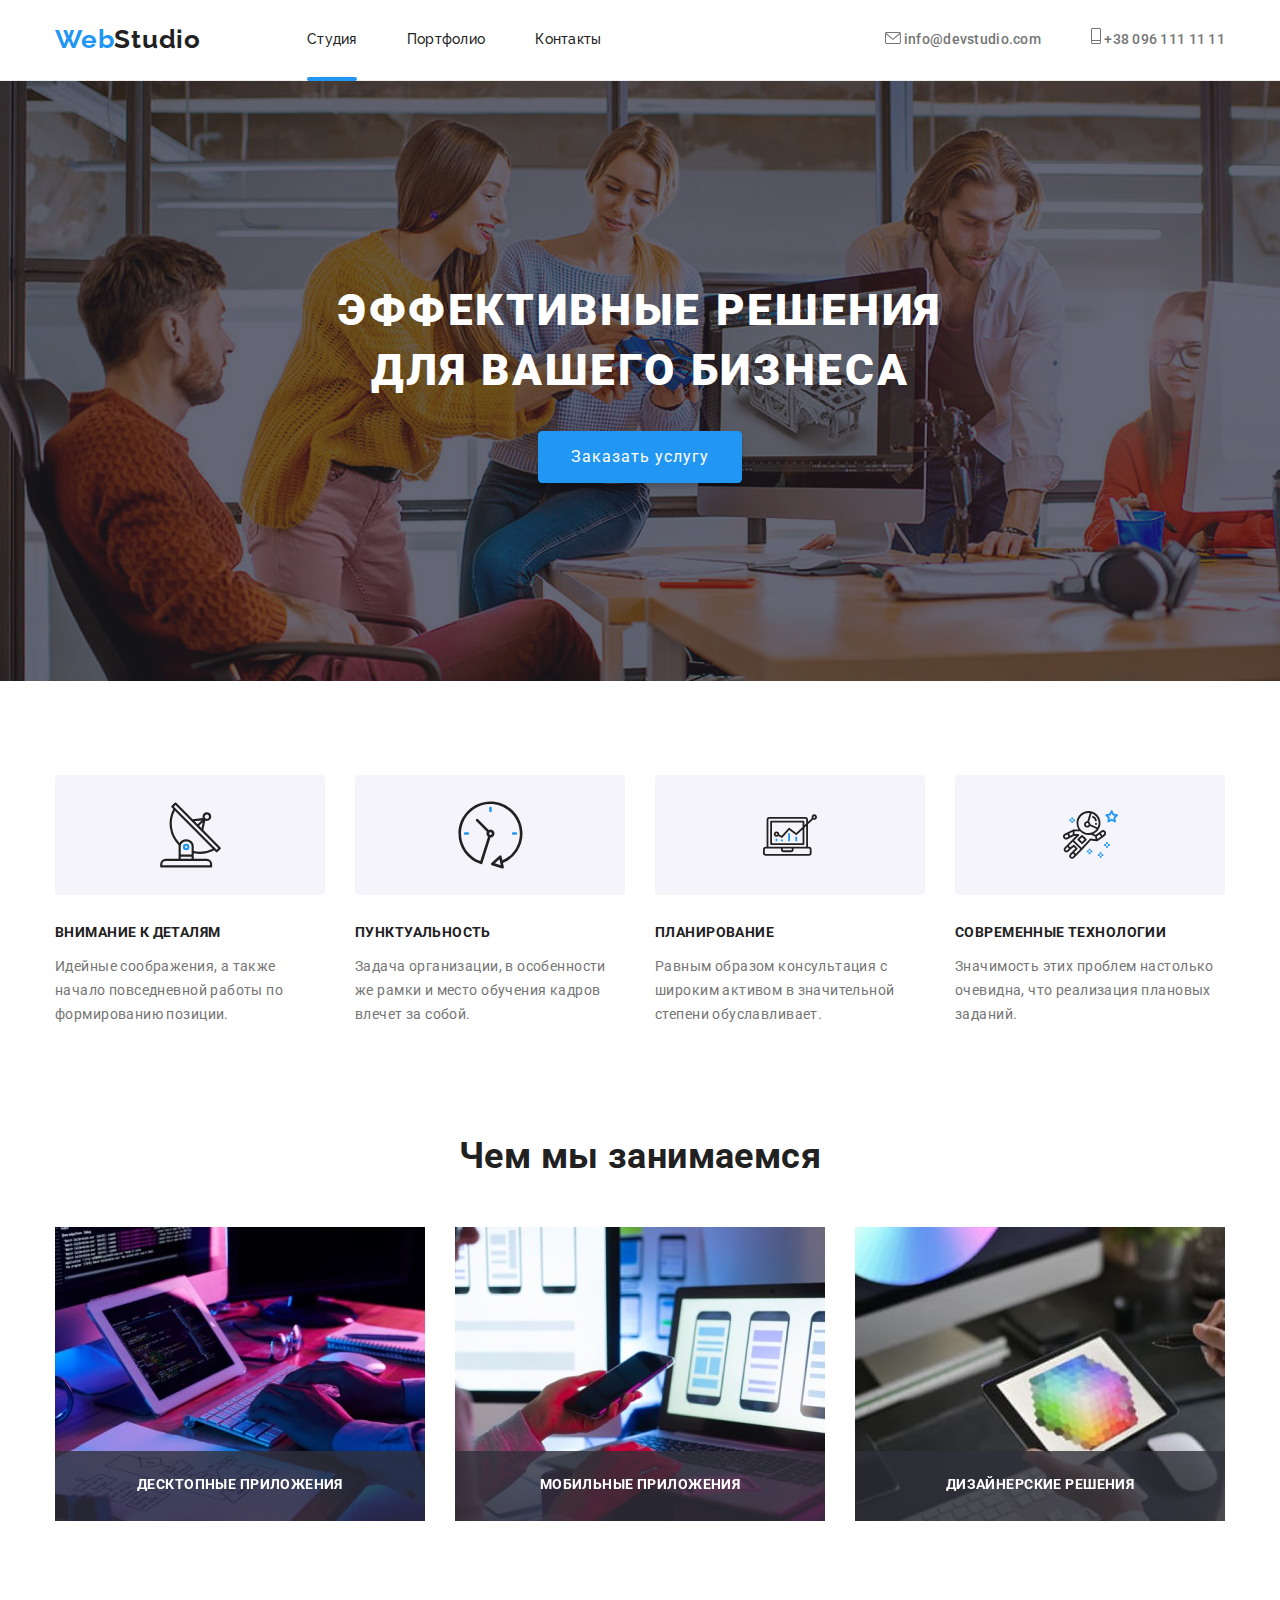
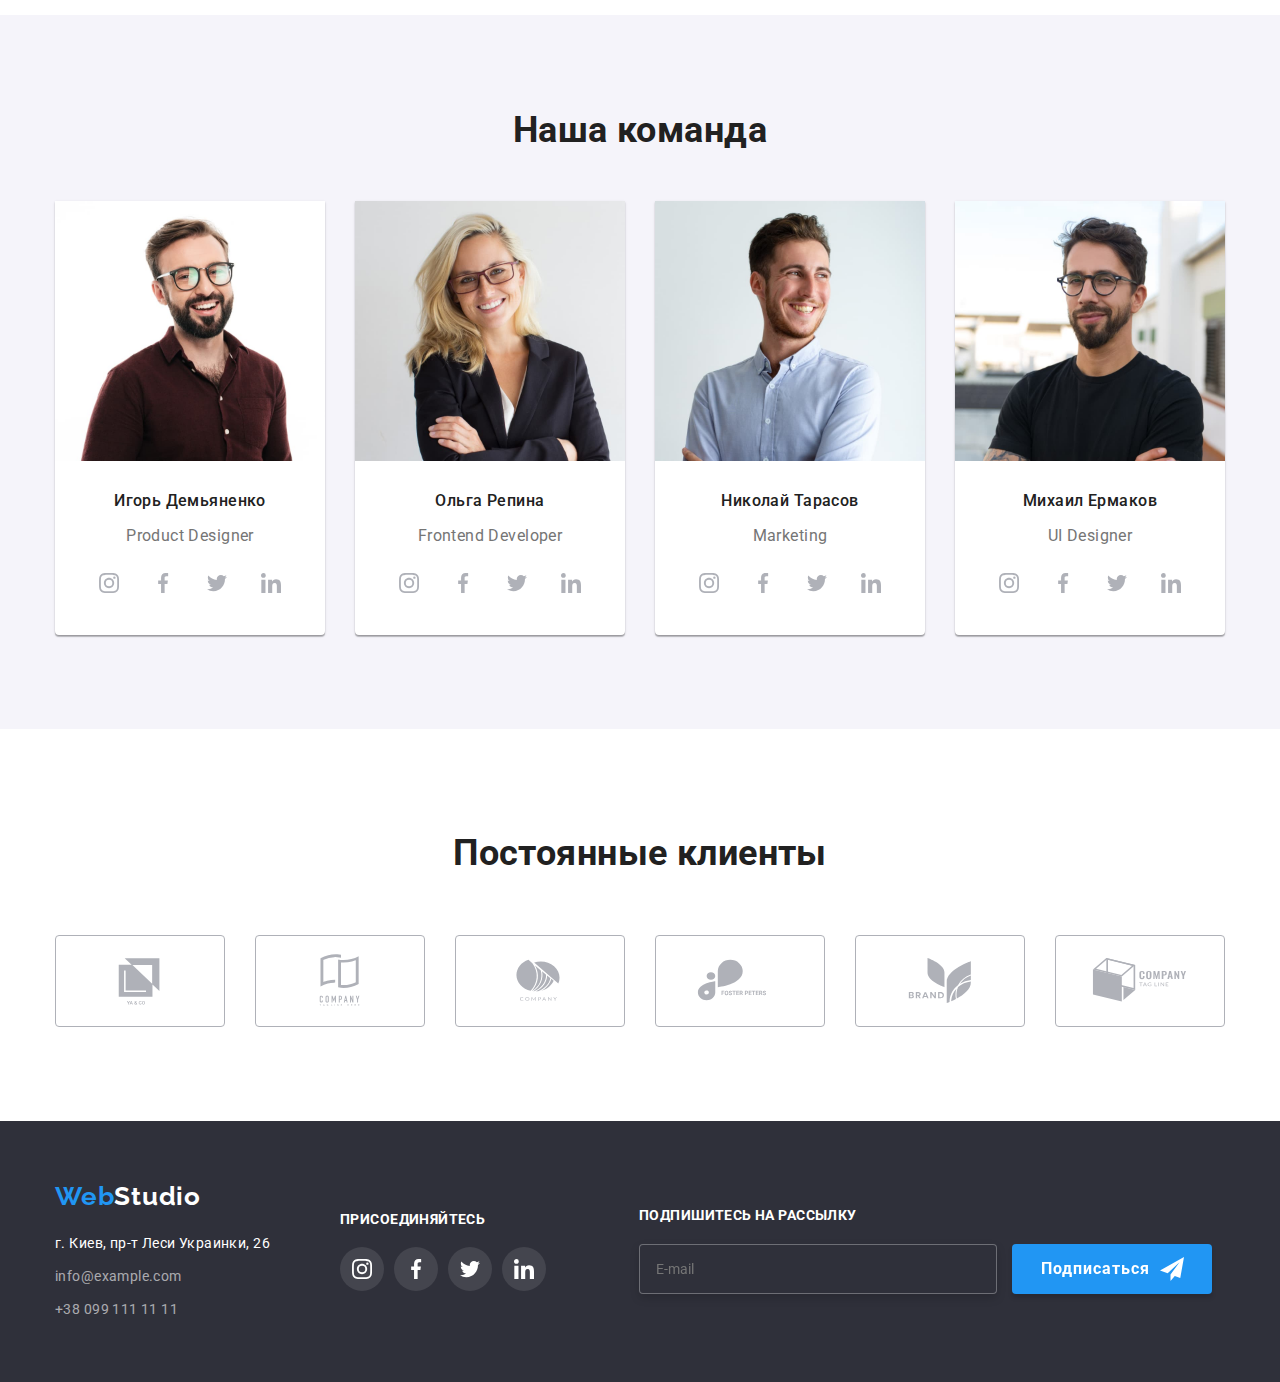
<file: index.html>
<!DOCTYPE html>
<html lang="ru">
  <head>
    <meta charset="UTF-8" />
    <meta http-equiv="X-UA-Compatible" content="IE=edge" />
    <meta name="viewport" content="width=device-width, initial-scale=1.0" />
    <title>Студия</title>
    <link rel="preconnect" href="//fonts.gstatic.com" />
    <link
      href="https://fonts.googleapis.com/css2?family=Raleway:wght@700&family=Roboto:wght@400;500;700;900&display=swap"
      rel="stylesheet"
    />
    <link
      rel="stylesheet"
      href="https://cdnjs.cloudflare.com/ajax/libs/modern-normalize/1.0.0/modern-normalize.min.css"
    />
    <link rel="stylesheet" href="./css/styles.css" />
  </head>
  <body>
    <header class="page-header">
      <div class="container">
      <nav class="nav">
        <a class="logo" href="index.html"><span class="logo-blue">Web</span><span class="logo">Studio</span></a>
        <ul class="menu list">
          <li class="menu-item"><a class="menu link" href="./index.html">Студия</a></li>
          <li class="menu-item"><a class="link" href="./portfolio.html">Портфолио</a></li>
          <li class="nenu-item"><a class="link" href="#contacts">Контакты</a></li>
        </ul>
      </nav>
      <ul class="list-contacts">
        <li class="list-contacts-item">
          <a class="link-contact" href="mailto:info@devstudio.com">
          <svg class="contacts-icon-svg" width="16" height="12">
            <use href="./images/sprite.svg#icon-envelope"></use>
          </svg> 
          info@devstudio.com
        </a>
      </li>
        <li class="list-contacts-item"><a class="link-contact" href="tel:+380961111111">
          <svg class="contacts-icon-svg" width="10" height="16">
            <use href="./images/sprite.svg#icon-smartphone"></use>
          </svg> 
          +38 096 111 11 11
        </a>
      </li>
      </ul>
    </div>
    </header>
    <main>
      <section class="page-section">
        <div class="overlay">
        <div class="container">  
        <h1 class="page-title">Эффективные решения для вашего бизнеса</h1>
        <button  class="button" type="button" data-modal-open>Заказать услугу</button>
      <div class="backdrop is-hidden" data-modal>
        <div class="modal">
          <button data-modal-close class="button-close">
             <svg class="modal-button-svg">
            <use href="./images/sprite.svg#icon-close" ></use>
          </svg> </button>
          <form class="signup-form">
            <h2 class="modal-title">Оставьте свои данные, мы вам перезвоним</h2>
           <div class="form-field">
            <label for="name" class="form-label">Имя</label>
            <svg class="modal-form-svg">
            <use href="./images/sprite.svg#icon-vector2"></use>
            </svg>
            <input type="text" class="form-input" name="name" id="name">
           </div>
            
            <div class="form-field">
              <label for="tel" class="form-label">Телефон</label>
              <svg class="modal-form-svg">
                <use href="./images/sprite.svg#icon-vector3"></use>
                </svg>
              <input type="tel" class="form-input" name="telephone" id="tel">
            </div>
            <div class="form-field">
              <label for="email" class="form-label">Почта</label>
              <svg class="modal-form-svg">
                <use href="./images/sprite.svg#icon-vector4"></use>
                </svg>
              <input type="email" class="form-input" name="email" id="email">
            </div>
            <div class="form-field-comment">
              <label for="comment" class="form-label">Комментарий</label>
              <textarea name="comment" class="form-textarea" id="comment" placeholder="Введите текст"></textarea>
            </div>
            <label class="agreement">
              <input type="checkbox" name="policy" class="policy-checkbox">
              <span class="icon-checkbox"></span>
              Соглашаюсь с рассылкой и принимаю 
             <a href="" class="agreement-link">Условия договора</a>
             </label>
            <button class="button-send" type="submit">Отправить</button>

          </form>
        </div>
      </div>
      </div> 
    </div>
      </section>
      <section class="feature-section">
        <div class="container">
        <h2 class="alt-title">Особенности</h2>
        <ul class="list feature-set">
          
          <li class="feature-item">
            <div class="feature-icon">
              <svg class="feature-icon-svg-antenna">
                <use href="./images/sprite.svg#icon-antenna"></use> 
              </svg>
            </div>
            <h3 class="sub-title">Внимание к деталям</h3>
            <p class="text-content">
              Идейные соображения, а также начало повседневной работы по
              формированию позиции.
            </p>
          
          </li>
          <li class="feature-item">
            <div class="feature-icon">
              <svg class="feature-icon-svg-clock">
                <use href="./images/sprite.svg#icon-clock"></use> 
              </svg>
            </div>
            <h3 class="sub-title">Пунктуальность</h3>
            <p class="text-content">
              Задача организации, в особенности же рамки и место обучения кадров
              влечет за собой.
            </p>
          </li>
          <li class="feature-item">
            <div class="feature-icon">
              <svg class="feature-icon-svg-diagram">
                <use href="./images/sprite.svg#icon-diagram"></use> 
              </svg>
            </div>
            <h3 class="sub-title">Планирование</h3>
            <p class="text-content">
              Равным образом консультация с широким активом в значительной
              степени обуславливает.
            </p>
          </li>
          <li class="feature-item">
            <div class="feature-icon">
              <svg class="feature-icon-svg-astronaut">
                <use href="./images/sprite.svg#icon-astronaut"></use> 
              </svg>
            </div>
            <h3 class="sub-title">Современные технологии</h3>
            <p class="text-content">
              Значимость этих проблем настолько очевидна, что реализация
              плановых заданий.
            </p>
          </li>
        </ul>
      </div>
      </section>
      <section class="about-section">
        <div class="container">
        <h2 class="about-section-title">Чем мы занимаемся</h2>
        <ul class="list about-set">
          <li class="about-item">
            <div class="thumb"> 
            <img
              src="./images/box1.jpg"
              alt="Изображение компьютера"
              width="370"
              height="294"
            />
            <p class="label">Десктопные приложения</p>
            </div>
          </li>
          <li class="about-item">
            <div class="thumb">
            <img
              src="./images/box2.jpg"
              alt="`Изображение телефонана фоне монитора"
              width="370"
              height="294"
            />
            <p class="label">Мобильные приложения</p>
            </div>
          </li>
          <li class="about-item">
            <div class="thumb">
            <img
              src="./images/box3.jpg"
              alt="Изображение планшета"
              width="370"
              height="294"
            />
            <p class="label">Дизайнерские решения</p>
          </div>
          </li>
        </ul>
      </div>
      </section> 
      <section class="team-section">
        <div class="container">
        <h2 class="team-title">Наша команда</h2>
        <ul class="list card-set team-list">
          <li class="item team-item">
            <img
              src="./images/img1.jpg"
              alt="Фото Игоря Демьяненко"
              width="270"
              height="260"
            />
            <div class="card-content">
            <h3 class="team-item-name">Игорь Демьяненко</h3>
            <p class="team-item-position" lang="en">Product Designer</p>
            <ul class="list social-icons">
              <li class="social-icons-items">
                <a  href="" class="social-icons-link" target="_blank" rel="noopener noreferrer"> 
                  <svg class="social-icons-svg">
                    <use href="./images/sprite.svg#icon-instagram">
                    </use>
                  </svg>
                </a>
              </li>
              <li class="social-icons-items">
                <a  href="" class="social-icons-link" target="_blank" rel="noopener noreferrer"> 
                  <svg class="social-icons-svg">
                    <use href="./images/sprite.svg#icon-facebook">
                    </use>
                  </svg>
                </a>
              </li>
              <li class="social-icons-items">
                <a  href="" class="social-icons-link" target="_blank" rel="noopener noreferrer"> 
                  <svg class="social-icons-svg">
                    <use href="./images/sprite.svg#icon-twitter">
                    </use>
                  </svg>
                </a>
              </li>
              <li class="social-icons-items">
                <a  href="" class="social-icons-link" target="_blank" rel="noopener noreferrer"> 
                  <svg class="social-icons-svg">
                    <use href="./images/sprite.svg#icon-linkedin">
                    </use>
                  </svg>
                </a>
              </li>
            </ul>
          </div>
          </li>
          <li class="item team-item">
            <img
              src="./images/img2.jpg"
              alt="Фото Ольги Репиной"
              width="270"
              height="260"
            />
            <div class="card-content">
              <h3 class="team-item-name">Ольга Репина</h3>
            <p class="team-item-position" lang="en">Frontend Developer</p>
            <ul class="list social-icons">
              <li class="social-icons-items">
                <a  href="" class="social-icons-link" target="_blank" rel="noopener noreferrer"> 
                  <svg class="social-icons-svg">
                    <use href="./images/sprite.svg#icon-instagram">
                    </use>
                  </svg>
                </a>
              </li>
              <li class="social-icons-items">
                <a  href="" class="social-icons-link" target="_blank" rel="noopener noreferrer"> 
                  <svg class="social-icons-svg">
                    <use href="./images/sprite.svg#icon-facebook">
                    </use>
                  </svg>
                </a>
              </li>
              <li class="social-icons-items">
                <a  href="" class="social-icons-link" target="_blank" rel="noopener noreferrer"> 
                  <svg class="social-icons-svg">
                    <use href="./images/sprite.svg#icon-twitter">
                    </use>
                  </svg>
                </a>
              </li>
              <li class="social-icons-items">
                <a  href="" class="social-icons-link" target="_blank" rel="noopener noreferrer"> 
                  <svg class="social-icons-svg">
                    <use href="./images/sprite.svg#icon-linkedin">
                    </use>
                  </svg>
                </a>
              </li>
            </ul>
          </div>
          </li>
          <li class="item team-item">
            <img
              src="./images/img3.jpg"
              alt="Фото Николая Тарасова"
              width="270"
              height="260"
            />
            <div class="card-content">
            <h3 class="team-item-name">Николай Тарасов</h3>
            <p class="team-item-position" lang="en">Marketing</p>
            <ul class="list social-icons">
              <li class="social-icons-items">
                <a  href="" class="social-icons-link" target="_blank" rel="noopener noreferrer"> 
                  <svg class="social-icons-svg">
                    <use href="./images/sprite.svg#icon-instagram">
                    </use>
                  </svg>
                </a>
              </li>
              <li class="social-icons-items">
                <a  href="" class="social-icons-link" target="_blank" rel="noopener noreferrer"> 
                  <svg class="social-icons-svg">
                    <use href="./images/sprite.svg#icon-facebook">
                    </use>
                  </svg>
                </a>
              </li>
              <li class="social-icons-items">
                <a  href="" class="social-icons-link" target="_blank" rel="noopener noreferrer"> 
                  <svg class="social-icons-svg">
                    <use href="./images/sprite.svg#icon-twitter">
                    </use>
                  </svg>
                </a>
              </li>
              <li class="social-icons-items">
                <a  href="" class="social-icons-link" target="_blank" rel="noopener noreferrer"> 
                  <svg class="social-icons-svg">
                    <use href="./images/sprite.svg#icon-linkedin">
                    </use>
                  </svg>
                </a>
              </li>
            </ul>  
          </div> 
          </li>
          <li class="item team-item">
            <img
              src="./images/img4.jpg"
              alt="Фото Михаила Ермакова"
              width="270"
              height="260"
            />
            <div class="card-content">
            <h3 class="team-item-name">Михаил Ермаков</h3>
            <p class="team-item-position">UI Designer</p>
            <ul class="list social-icons">
              <li class="social-icons-items">
                <a  href="" class="social-icons-link" target="_blank" rel="noopener noreferrer"> 
                  <svg class="social-icons-svg">
                    <use href="./images/sprite.svg#icon-instagram">
                    </use>
                  </svg>
                </a>
              </li>
              <li class="social-icons-items">
                <a  href="" class="social-icons-link" target="_blank" rel="noopener noreferrer"> 
                  <svg class="social-icons-svg">
                    <use href="./images/sprite.svg#icon-facebook">
                    </use>
                  </svg>
                </a>
              </li>
              <li class="social-icons-items">
                <a  href="" class="social-icons-link" target="_blank" rel="noopener noreferrer"> 
                  <svg class="social-icons-svg">
                    <use href="./images/sprite.svg#icon-twitter">
                    </use>
                  </svg>
                </a>
              </li>
              <li class="social-icons-items">
                <a  href="" class="social-icons-link" target="_blank" rel="noopener noreferrer"> 
                  <svg class="social-icons-svg">
                    <use href="./images/sprite.svg#icon-linkedin">
                    </use>
                  </svg>
                </a>
              </li>
            </ul>
          </div>
          </li>
        </ul>
      </div>
      </section>
      <section class="clients-section"> 
        <div class="container">
          <h2 class="customers">Постоянные клиенты</h2>
          <ul class="list regular-customers">
            <li class="client-item">
              <a href="" class="client-link" target="_blank" rel="noopener noreferrer">
              <svg class="client-icon-svg"> 
                <use href="./images/sprite.svg#icon-logo"></use>
              </svg>
            </a>
            </li>
            <li class="client-item">
              <a href="" class="client-link" target="_blank" rel="noopener noreferrer" >
              <svg class="client-icon-svg"> 
                <use href="./images/sprite.svg#icon-logo2"></use>
              </svg>
            </a>
            </li>
            <li class="client-item">
              <a href="" class="client-link" target="_blank" rel="noopener noreferrer">
              <svg class="client-icon-svg"> 
                <use href="./images/sprite.svg#icon-logo3"></use>
              </svg>
            </a>
            </li>
            <li class="client-item">
              <a href="" class="client-link" target="_blank" rel="noopener noreferrer">
              <svg class="client-icon-svg"> 
                <use href="./images/sprite.svg#icon-logo4"></use>
              </svg>
            </a>
            </li>
            <li class="client-item">
              <a href="" class="client-link" target="_blank" rel="noopener noreferrer">
              <svg class="client-icon-svg"> 
                <use href="./images/sprite.svg#icon-logo5"></use>
              </svg>
            </a>
            </li>
            <li class="client-item">
              <a href="" class="client-link" target="_blank" rel="noopener noreferrer">
              <svg class="client-icon-svg"> 
                <use href="./images/sprite.svg#icon-logo6"></use>
              </svg>
            </a>
            </li>
          </ul>
        </div>
      </section>
    </main>
    <footer id="contacts" class="contacts">
      <div class="container footer-content">
      <div class="footer-item">
      <a class="logo" href="index.html"><span class="logo-blue">Web</span><span class="logo-white">Studio</span></a>
      <address>
        <p class="address">г. Киев, пр-т Леси Украинки, 26</p>
        <ul class="list">
          <li class="address-item">
            <a class="address-link" href="mailto:info@example.com">info@example.com</a>
          </li>
          <li class="address-item">
            <a class="address-link" href="tel:+380991111111">+38 099 111 11 11</a>
          </li>
        </ul>
      </address>
      </div>
      <div class="social-content">
        <p class="social-content-text">присоединяйтесь</p>
        <ul class="list social-icons">
          <li class="social-icons-items">
            <a  href="" class="social-icons-link" target="_blank" rel="noopener noreferrer"> 
              <svg class="social-icons-svg">
                <use href="./images/sprite.svg#icon-instagram">
                </use>
              </svg>
            </a>
          </li>
          <li class="social-icons-items">
            <a  href="" class="social-icons-link" target="_blank" rel="noopener noreferrer"> 
              <svg class="social-icons-svg">
                <use href="./images/sprite.svg#icon-facebook">
                </use>
              </svg>
            </a>
          </li>
          <li class="social-icons-items">
            <a  href="" class="social-icons-link" target="_blank" rel="noopener noreferrer"> 
              <svg class="social-icons-svg">
                <use href="./images/sprite.svg#icon-twitter">
                </use>
              </svg>
            </a>
          </li>
          <li class="social-icons-items">
            <a  href="" class="social-icons-link" target="_blank" rel="noopener noreferrer"> 
              <svg class="social-icons-svg">
                <use href="./images/sprite.svg#icon-linkedin">
                </use>
              </svg>
            </a>
          </li>
        </ul>
      </div>
      <div class="subscription-content">
        <form name="subscription-form" autocomplete="on" novalidate>
          <label for="subscription" class="subscription">Подпишитесь на рассылку</label>
          <input class="subscription-input" type="email" name="email" id="subscription" placeholder="E-mail">
          <div class="subs">
            <button class="subscription-button" type="submit">Подписаться</button>
            <svg class="subscription-icons-svg">
              <use href="./images/sprite.svg#icon-iconsend1">
              </use>
            </svg>
          </div>  
        </form>  
      </div>
    </div>
    </footer>
    <script src="./js/modal.js"></script>
  </body>
</html>
</file>
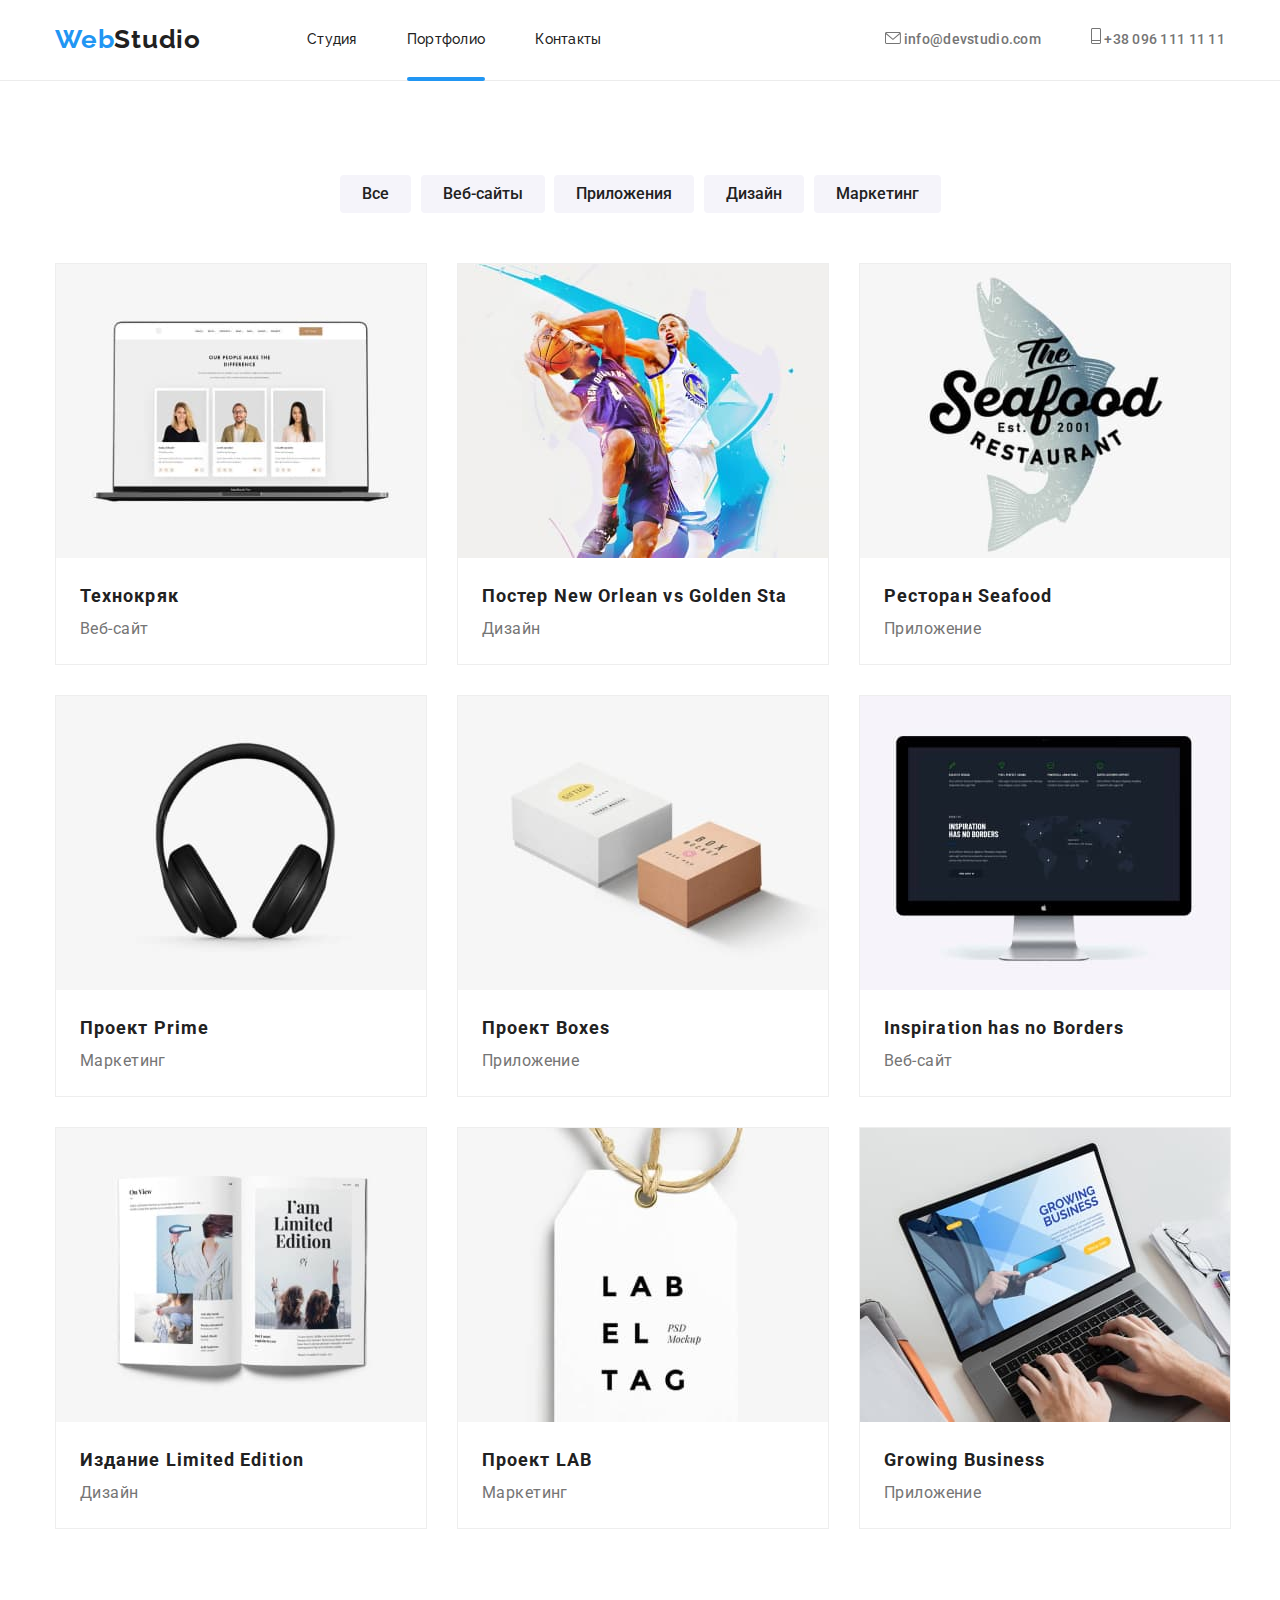
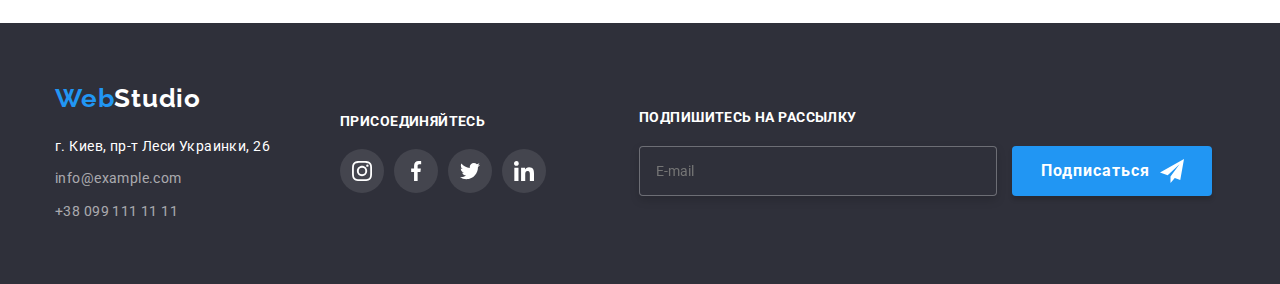
<file: portfolio.html>
<!DOCTYPE html>
<html lang="ru">
  <head>
    <meta charset="UTF-8" />
    <meta http-equiv="X-UA-Compatible" content="IE=edge" />
    <meta name="viewport" content="width=device-width, initial-scale=1.0" />
    <title>Портфолио</title>
    <link rel="preconnect" href="//fonts.gstatic.com" />
    <link
      href="https://fonts.googleapis.com/css2?family=Raleway:wght@700&family=Roboto:wght@400;500;700;900&display=swap"
      rel="stylesheet"
    />
    <link
      rel="stylesheet"
      href="https://cdnjs.cloudflare.com/ajax/libs/modern-normalize/1.0.0/modern-normalize.min.css"
    />
    <link rel="stylesheet" href="./css/styles.css" />
  </head>
  <body>
    <header class="page-header">
      <div class="container">
      <nav class="nav">
        <a class="logo" href="index.html"><span class="logo-blue">Web</span><span class="logo">Studio</span></a>
        <ul class="menu list">
          <li class="menu-item"><a class="link" href="./index.html">Студия</a></li>
          <li class="menu-item"><a class="menu link" href="./portfolio.html">Портфолио</a></li>
          <li class="nenu-item"><a class="link" href="#contacts">Контакты</a></li>
        </ul>
      </nav>
      <ul class="list-contacts">
        <li class="list-contacts-item">
          <a class="link-contact" href="mailto:info@devstudio.com">
          <svg class="contacts-icon-svg" width="16" height="12">
            <use href="./images/sprite.svg#icon-envelope"></use>
          </svg> 
          info@devstudio.com
        </a>
      </li>
        <li class="list-contacts-item"><a class="link-contact" href="tel:+380961111111">
          <svg class="contacts-icon-svg" width="10" height="16">
            <use href="./images/sprite.svg#icon-smartphone"></use>
          </svg> 
          +38 096 111 11 11
        </a>
      </li>
      </ul>
    </div>
    </header>
    <main>
      <section class="projects">
        <div class="container">
        <h2 class="projects-title">Фильтр проектов</h2>
       
        <ul class="list project-list">
          <li>
            <button class="projects-button" type="button">Все</button>
          </li>
          <li>
            <button class="projects-button" type="button">Веб-сайты</button>
          </li>
          <li>
            <button class="projects-button" type="button">Приложения</button>
          </li>
          <li>
            <button class="projects-button" type="button">Дизайн</button>
          </li>
          <li>
            <button class="projects-button" type="button">Маркетинг</button>
          </li>
        </ul>
      
        <h2 class="projects-examples">Примеры проектов</h2>
        
        <ul class="list projects-set">
          
          <li class="project-examples-item">
            <div class="project-thumb">
            <img
              src="./images/project1.jpg"
              alt="Ноутбук"
              width="370"
              height="294"
            />
          </div>
            <div class="project-definition">
              <p class="text">Технокряк это современная площадка распространения коронавируса. Компании используют эту платформу для цифрового шпионажа и атак на защищённые сервера конкурентов.</p>
            </div>
            <div class="project-content">
            <h3 class="project-title">Технокряк</h3>
            <a class="project-link" href="">Веб-сайт</a>
          </div>
          </li>
          <li class="project-examples-item">
            <div class="project-thumb">
            <img
              src="./images/project2.jpg"
              alt="Постер с баскетболистами"
              width="370"
              height="294"
            />
            </div>
            <div class="project-definition">
              <p class="text">Технокряк это современная площадка распространения коронавируса. Компании используют эту платформу для цифрового шпионажа и атак на защищённые сервера конкурентов.</p>
            </div>
            <div class="project-content">
            <h3 class="project-title">Постер New Orlean vs Golden Sta</h3>
            <a class="project-link" href="">Дизайн</a>
          </div>
          </li>
          <li class="project-examples-item">
            <div class="project-thumb">
            <img
              src="./images/project3.jpg"
              alt="Логотип ресторана"
              width="370"
              height="294"
            />
          </div>
          <div class="project-definition">
            <p class="text">Технокряк это современная площадка распространения коронавируса. Компании используют эту платформу для цифрового шпионажа и атак на защищённые сервера конкурентов.</p>
          </div>
            <div class="project-content">
            <h3 class="project-title">Ресторан Seafood</h3>
            <a class="project-link" href="">Приложение</a>
          </div>
          </li>
          <li class="project-examples-item">
            <div class="project-thumb">
            <img
              src="./images/project4.jpg"
              alt="Наушники"
              width="370"
              height="294"
            />
          </div>
          <div class="project-definition">
            <p class="text">Технокряк это современная площадка распространения коронавируса. Компании используют эту платформу для цифрового шпионажа и атак на защищённые сервера конкурентов.</p>
          </div>
            <div class="project-content">
            <h3 class="project-title">Проект Prime</h3>
            <a class="project-link" href="">Маркетинг</a>
          </div>
          </li>
          <li class="project-examples-item">
            <div class="project-thumb">
            <img
              src="./images/project5.jpg"
              alt="Коробоки"
              width="370"
              height="294"
            />
          </div>
          <div class="project-definition">
            <p class="text">Технокряк это современная площадка распространения коронавируса. Компании используют эту платформу для цифрового шпионажа и атак на защищённые сервера конкурентов.</p>
          </div>
            <div class="project-content">
            <h3 class="project-title">Проект Boxes</h3>
            <a class="project-link" href="">Приложение</a>
          </div>
          </li>
          <li class="project-examples-item"> 
            <div class="project-thumb">
            <img
              src="./images/project6.jpg"
              alt="Монитор"
              width="370"
              height="294"
            />
          </div>
          <div class="project-definition">
            <p class="text">Технокряк это современная площадка распространения коронавируса. Компании используют эту платформу для цифрового шпионажа и атак на защищённые сервера конкурентов.</p>
          </div>
            <div class="project-content">
            <h3 class="project-title" lang="en">Inspiration has no Borders</h3>
            <a class="project-link" href="">Веб-сайт</a>
          </div>
          </li>
          <li class="project-examples-item">
            <div class="project-thumb">
            <img src="./images/project7.jpg" alt="Книга" />
          </div>
          <div class="project-definition">
            <p class="text">Технокряк это современная площадка распространения коронавируса. Компании используют эту платформу для цифрового шпионажа и атак на защищённые сервера конкурентов.</p>
          </div>
            <div class="project-content">
            <h3 class="project-title">Издание Limited Edition</h3>
            <a class="project-link" href="">Дизайн</a>
          </div>
          </li>
          <li class="project-examples-item">
            <div class="project-thumb">
            <img
              src="./images/project8.jpg"
              alt="Бирка"
              width="370"
              height="294"
            />
          </div>
          <div class="project-definition">
            <p class="text">Технокряк это современная площадка распространения коронавируса. Компании используют эту платформу для цифрового шпионажа и атак на защищённые сервера конкурентов.</p>
          </div>
            <div class="project-content">
            <h3 class="project-title">Проект LAB</h3>
            <a class="project-link" href="">Маркетинг</a>
          </div>
          </li>
          <li class="project-examples-item">
            <div class="project-thumb">
            <img
              src="./images/project9.jpg"
              alt="Серый ноутбук"
              width="370"
              height="294"
            />
          </div>
          <div class="project-definition">
            <p class="text">Технокряк это современная площадка распространения коронавируса. Компании используют эту платформу для цифрового шпионажа и атак на защищённые сервера конкурентов.</p>
          </div>
            <div class="project-content">
            <h3 class="project-title" lang="en">Growing Business</h3>
            <a class="project-link" href="">Приложение</a>
          </div>
          </li>
        </ul>
      </div>
      </section>
    </main>
    <footer id="contacts" class="contacts">
      <div class="container footer-content">
      <div class="footer-item">
      <a class="logo" href="index.html"><span class="logo-blue">Web</span><span class="logo-white">Studio</span></a>
      <address>
        <p class="address">г. Киев, пр-т Леси Украинки, 26</p>
        <ul class="list">
          <li class="address-item">
            <a class="address-link" href="mailto:info@example.com">info@example.com</a>
          </li>
          <li class="address-item">
            <a class="address-link" href="tel:+380991111111">+38 099 111 11 11</a>
          </li>
        </ul>
      </address>
    </div>
      <div class="social-content">
        <p class="social-content-text">присоединяйтесь</p>
        <ul class="list social-icons">
          <li class="social-icons-items">
            <a  href="" class="social-icons-link" target="_blank" rel="noopener noreferrer"> 
              <svg class="social-icons-svg">
                <use href="./images/sprite.svg#icon-instagram">
                </use>
              </svg>
            </a>
          </li>
          <li class="social-icons-items">
            <a  href="" class="social-icons-link" target="_blank" rel="noopener noreferrer"> 
              <svg class="social-icons-svg">
                <use href="./images/sprite.svg#icon-facebook">
                </use>
              </svg>
            </a>
          </li>
          <li class="social-icons-items">
            <a  href="" class="social-icons-link" target="_blank" rel="noopener noreferrer"> 
              <svg class="social-icons-svg">
                <use href="./images/sprite.svg#icon-twitter">
                </use>
              </svg>
            </a>
          </li>
          <li class="social-icons-items">
            <a  href="" class="social-icons-link" target="_blank" rel="noopener noreferrer"> 
              <svg class="social-icons-svg">
                <use href="./images/sprite.svg#icon-linkedin">
                </use>
              </svg>
            </a>
          </li>
        </ul>
      </div>
      <div class="subscription-content">
        <form name="subscription-form" autocomplete="on" novalidate>
          <label for="subscription" class="subscription">Подпишитесь на рассылку</label>
          <input class="subscription-input" type="email" name="email" id="subscription" placeholder="E-mail">
          <div class="subs">
            <button class="subscription-button" type="submit">Подписаться</button>
            <svg class="subscription-icons-svg">
              <use href="./images/sprite.svg#icon-iconsend1">
              </use>
            </svg>
          </div>  
        </form>
      </div>
    </div>
    </footer>
  </body>
</html>
</file>
<file: css/styles.css>
:root {
  --main-font: "Roboto", sans-serif;
  --logo-font: "Raleway", sans-serif;
  --main-text-cl: #757575;
  --title-cl: #212121;
  --accent-cl: #2196f3;
  --alt-title-cl: #ffffff;
  --main-bg: #ffffff;
  --dark-bg: #2f303a;
  --second-bg: #f5f4fa;
  --icon-cl: #AFB1B8;
}

html {
  box-sizing: border-box;
}

*,
*::before,
*::after {
  box-sizing: inherit;
}

body {
  font-family: var(--main-font);
  font-size: 14px;
  line-height: 1.71;
  letter-spacing: 0.03em;
  color: var(--main-text-cl);
  background-color: var(--main-bg);
}

h1,
h2,
h3,
p {
  margin-top: 0px;
}

img {
display: block;
max-width: 100%;
height: auto;
}

.container {
  width: 1200px;
  padding-left: 15px;
  padding-right: 15px;
  margin-left: auto;
  margin-right: auto;
}

.logo {
  font-family: var(--logo-font);
  font-style: normal;
  font-weight: bold;
  font-size: 26px;
  line-height: 1.19;
  letter-spacing: 0.03em;
  text-decoration: none;
  color: var(--title-cl);
  margin-right: 53px;
}

.logo-blue {
  font-family: var(--logo-font);
  font-weight: bold;
  color: var(--accent-cl);
}

.logo-white {
  font-family: var(--logo-font);
  font-weight: bold;
  color: var(--alt-title-cl);
}

.link {
  font-family: var(--logo-font);
  color: inherit;
  text-decoration: none;
  font-weight: 500;
  font-size: 14px;
  line-height: 1.14px;
  letter-spacing: 0.02em;
  color: var(--title-cl);

  transition-property: color;
  transition-duration: 250ms;
  transition-timing-function: cubic-bezier(0.4, 0, 0.2, 1);
}

.link:hover,
.link:focus {
  color: var(--accent-cl);
}

.link-contact {
  text-decoration: none;
  font-weight: 500;
  font-size: 14px;
  line-height: 1.14;
  letter-spacing: 0.02em;
  color: var(--main-text-cl);

  transition-property: color;
  transition-duration: 250ms;
  transition-timing-function: cubic-bezier(0.4, 0, 0.2, 1);
}

.list-contacts-item:not(:last-child){
  margin-right: 50px;
  justify-content: flex-end;
  align-self: center;
}
.contacts-icon-svg {
  fill: var(--main-text-cl);

  transition-property: fill;
  transition-duration: 250ms;
  transition-timing-function: cubic-bezier(0.4, 0, 0.2, 1);
}

.link-contact:hover,
.link-contact:focus {
  color: var(--accent-cl);
}

.link-contact:hover .contacts-icon-svg,
.link-contact:focus .contacts-icon-svg { 
  fill: var(--accent-cl);
}

.page-header {
  padding-top: 24px;
  padding-bottom: 25px;
  border-bottom: 1px solid #ECECEC;
}

.page-header .container {
  display: flex;
}

.nav {
  display: flex;
  justify-content: space-between;
  align-items: center;
  margin-right: auto;
}

.menu {
  display: inline-flex;  
}


.menu-item:not(:last-child) {
  margin-right: 50px;
}

.menu .link {
  
  position: relative;
  display: block;
}

.menu.link::after {
  content: '';
  position: absolute;
  display: block;
  width: 100%;
  height: 4px;
  left: 0px;
  top: 38px;

background: #2196F3;
border-radius: 2px; 
  
}

.list-contacts {
  display: inline-flex;
  align-items: center ;
  margin: 0px;
  padding-left: 0px;
  list-style: none;
}

.button {
  display: block;
  margin-left: auto;
  margin-right: auto;
  min-width: 136px;
  min-height: 30px;
  padding: 10px 32px;
  box-shadow: 0px 4px 4px rgba(0, 0, 0, 0.15);
  border-radius: 4px;
  border: 1px solid var(--accent-cl);
  font-size: 16px;
  line-height: 1.87;
  letter-spacing: 0.06em;
  color: var(--alt-title-cl);
  background-color: var(--accent-cl);
  cursor: pointer;
}

.list {
  margin: 0;
  padding: 0;
  list-style: none;
}

.overlay {
  max-width: 1600px;
  height: 600px;
  margin-left: auto;
  margin-right: auto;
  background-image: linear-gradient(
    to right,
    rgba(47, 48, 58, 0.4),
    rgba(47, 48, 58, 0.4)
    ), 
  url("../images/bgimg.png");
}

.page-section {
  background-color: var(--dark-bg);
}

.page-title {
  padding-top: 200px;
  margin-right: auto;
  margin-left: auto;
  margin-bottom: 30px;
  width: 696px;
  text-align: center;
  font-weight: 900;
  font-size: 44px;
  line-height: 1.36;
  letter-spacing: 0.06em;
  text-transform: uppercase;
  color: var(--alt-title-cl);
}

.sub-title {
  font-size: 14px;
  line-height: 1.14;
  text-transform: uppercase;
  color: var(--title-cl);
  
}

.backdrop {
  position: fixed;
  left: 0;
  top: 0;
  width: 100%;
  height: 100%;
  background: rgba(0, 0, 0, 0.2);
  
  opacity: 1;
  
  transition: opasity 250ms cubic-bezier(0.4, 0, 0.2, 1);;

}
.backdrop.is-hidden {
  opacity: 0;
  pointer-events: none;
}
.modal {
  position: absolute;
  left: 50%;
  top: 50%;
 

  width: 528px;
  height: 581px;
  background: var(--main-bg);

  
  
  box-shadow: 0px 1px 3px rgba(0, 0, 0, 0.12), 0px 1px 1px rgba(0, 0, 0, 0.14), 0px 2px 1px rgba(0, 0, 0, 0.2);
  border-radius: 4px;

 transform: translate(-50%, -50%) scale(1);
 transition: transform 250ms cubic-bezier(0.4, 0, 0.2, 1);
  
}
.backdrop.is-hidden .modal {
  transform: translate(-50%, -50%) scale(1.1);
}
.button-close {
  position: absolute;
  top: 8px;
  right: 8px;
  padding: 0px;
  width: 30px;
  height: 30px;
 

  background: var(--main-bg);
  border: 1px solid rgba(0, 0, 0, 0.1);
  border-radius: 50px;
  box-sizing: border-box;
  cursor: pointer;

}
.button-close:hover .modal-button-svg {
  fill: var(--accent-cl);
}
.modal-button-svg {
  display: flex;
  justify-content: center;
  align-items: center;
  width: 11px;
  height: 11px;
  border-color: var(--title-cl);

}

.signup-form {
  display: flex;
  flex-direction: column;
  
  padding-top: 40px;
  padding-bottom: 40px;
  padding-left: 41px;
  padding-right: 39px; 
  
}
.modal-title {
  margin-bottom: 12px;

  font-size: 20px;
  line-height: 1.15;
  text-align: center;
  letter-spacing: 0.03em;

  color: var(--title-cl);
}
.form-field {
  margin-top: 0;
  margin-bottom: 10px;
  position: relative;
  
}
.form-field-comment {
  margin-top: 0;
  margin-bottom: 10px;
}

.form-input {
  margin: 0;
  width: 448px;
  height: 40px;
  padding-left: 42px;

  border: 1px solid rgba(33, 33, 33, 0.2);
  box-sizing: border-box;
  border-radius: 4px;
  cursor: pointer;

}

.form-label {
  display: flex;
  flex-direction: column;
  width: 25px;
  height: 14px;
  margin-bottom: 4px;
  font-size: 12px;
  line-height: 1.17;
  letter-spacing: 0.01em;
  color: var(--main-text-cl);
  
}

.form-textarea {
  width: 448px;
  height: 120px;
  padding: 12px 16px;
  margin: 0;
  resize: none;
  border: 1px solid rgba(33, 33, 33, 0.2);
  box-sizing: border-box;
  border-radius: 4px;

  cursor: pointer;
}
.form-input:focus {
  border-color: var(--accent-cl);
  transition-property: border-color;
  transition-duration: 250ms;
  transition-timing-function: cubic-bezier(0.4, 0, 0.2, 1);
}

.modal-form-svg {
  width: 12px;
  height: 12px;
  position: absolute;
  left: 15px;
  bottom: 14px; 

}
.form-field:focus-within > .modal-form-svg {
  fill: var(--accent-cl);
  transition-property: fill;
  transition-duration: 250ms;
  transition-timing-function: cubic-bezier(0.4, 0, 0.2, 1);;
  
} 
.agreement {
  display: block;
  margin-top: 0mm;
  margin-bottom: 30px;
  
}
.policy-checkbox { 
 
  -webkit-appearance: none; 
  position: absolute;
  

}
.icon-checkbox {
  display: inline-block;
  width: 16px;
  height: 15px;
  


  font-size: 14px;
  line-height: 1.71;
  letter-spacing: 0.03em;
  color: var(--main-text-cl);

  border: 1px solid #212121;
  border-radius: 4px;
}
.agreement-link {
  color: var(--accent-cl);
}

.policy-checkbox:checked + .icon-checkbox {
  background-color: var(--accent-cl);
  background-image: url('../images/iconcheck.svg');
  background-size: contain;
  background-origin: border-box;
  border-color: var(--accent-cl);
}

.button-send {
  display: block;
  padding: 10px 55px;
  margin-left: auto;
  margin-right: auto;
  min-width: 200px;
  min-height: 50px;
  
  border: transparent;
  background: var(--accent-cl);
  box-shadow: 0px 4px 4px rgba(0, 0, 0, 0.15);
  border-radius: 4px;
  cursor: pointer;
  
  font-weight: bold;
  font-size: 16px;
  line-height: 1.87;
  letter-spacing: 0.06em;
  color: var(--alt-title-cl)

}



.text-content {
  font-size: 14px;
  line-height: 1.71;
  color: var(--main-text-cl);
}

.feature-section {
  padding-top: 94px;
}

.feature-set {
  display: flex;
  flex-wrap: wrap; 
  margin: 0px;
  list-style: none;
}

.feature-set >.feature-item {
  flex-basis: calc((100% - 90px) / 4);
  margin-right: 30px; 
}

.feature-set >.feature-item:nth-child(4n) {
  margin-right: 0px;
}
    
.feature-content {
  box-sizing: border-box;
  width: 270px;
  height: 75px;
}

.feature-icon {
  display: flex;
  width: 270px;
  height: 120px;
  align-items: center;
  justify-content: center;
  background: var(--second-bg);
  border-radius: 4px;
  margin-bottom: 30px;
}

.feature-icon-svg-antenna {
  width: 65px;
  height: 70px;
  fill: var(--title-cl);
}

.feature-icon-svg-clock {
  width: 67px;
  height: 70px;
  fill: var(--title-cl);
}

.feature-icon-svg-diagram {
  width: 70px;
  height: 54px;
  fill: var(--title-cl);
}

.feature-icon-svg-astronaut {
  width: 55px;
  height: 61px;
  fill: var(--title-cl);
}

.about-section {
  padding-top: 94px;
  padding-bottom: 94px;
}

.about-section-title,
.team-title {
  margin-bottom: 50px;
  text-align: center;
  font-size: 36px;
  line-height: 1.17;
  color: var(--title-cl);
}

.about-set {
  display: flex;
  margin-top: -50px;
  margin-right: -30px;
    
}

.about-item {
  margin-top: 50px;
  margin-right: 30px; 
}

.about-item:last-child {
  margin-right: 0px; 
}

.thumb {
  position: relative;
  
}

 .label {
  position: absolute;
  bottom: 0px;
  right: 0;

  width: 370px;
  height: 70px;
  background: rgba(47, 48, 58, 0.8);

  display: flex;
  justify-content: center;
  padding-top: 27px;
  padding-bottom: 27px;
  margin: 0px;
  font-family: var(--main-font);
  font-style: normal;
  font-weight: bold;
  font-size: 14px;
  line-height: 0.9;
  text-align: center;
  letter-spacing: 0.03em;
  text-transform: uppercase;
  color: var(--alt-title-cl);
  
}


.team-section {
  padding-top: 94px;
  padding-bottom: 94px;
  line-height: 1.19;
  color: var(--title-cl);
  background-color: var(--second-bg);
}

.card-set {
  display: flex;
  flex-wrap: wrap;
  margin-left: -30px;
  margin-top: -30px;  
}

 
.card-content {
  padding: 30px 32px;
}

.item {
  margin-left: 30px;
  margin-top: 30px;
  background: #FFFFFF;
  box-shadow: 0px 1px 3px rgba(0, 0, 0, 0.12), 0px 1px 1px rgba(0, 0, 0, 0.14), 0px 2px 1px rgba(0, 0, 0, 0.2);
  border-radius: 0px 0px 4px 4px;
}

.team-item {
  flex-basis: calc((100% - 4*30px) / 4); 
  text-align: center;
}

.team-item-name {
  font-weight: 500;
  font-size: 16px;
}

.team-item-position {
  font-size: 16px;
  color: var(--main-text-cl);
  margin-bottom: 16px;
}

.social-icons {
  display: inline-flex;
}

.social-icons-items:not(:last-child) {
  margin-right: 10px;
}
  
.social-icons-svg {
  width: 20px;
  height: 20px;
  fill: var(--icon-cl);
}

.social-icons-link {
  display: flex;
  align-items: center;
  justify-content: center;
  width: 44px;
  height: 44px;
  border-radius: 50%;
  background-color: var(--alt-title-cl);

  transition-property: background-color, fill;
  transition-duration: 250ms;
  transition-timing-function: cubic-bezier(0.4, 0, 0.2, 1);

}

.social-icons-link:hover .social-icons-svg,
.social-icons-link:focus .social-icons-svg {
  fill: var(--alt-title-cl);
}

.social-icons-link:hover,
.social-icons-link:focus {
  background-color: var(--accent-cl);
}

.customers {
  padding-top: 94px;
  padding-bottom: 50px;
  margin-bottom: 0px;
  text-align: center;
  font-family: var(--main-font);
  font-weight: bold;
  font-size: 36px;
  line-height: 1,17;
  color: var(--title-cl);
}

.regular-customers {
  display: flex;
  padding-bottom: 94px;
}

.client-item:not(:last-child) {
  margin-right: 30px;
}

.client-item {
  box-sizing: border-box;
  width: 170px;
  height: 92px;
}

.client-link {
  border: 1px solid #AFB1B8;
  border-radius: 4px;
  display: flex;
  width: 100%;
  height: 100%;
  align-items: center;
  justify-content: center;

  transition-property: fill, border-color;
  transition-duration:  250ms;
  transition-timing-function:  cubic-bezier(0.4, 0, 0.2, 1);
}

.client-icon-svg {
  width: 106px;
  height: 60px;
  fill: var(--icon-cl);
}

.client-link:hover,
.client-link:focus {
  border-color: var(--accent-cl);
}

.client-link:hover .client-icon-svg,
.client-link:focus .client-icon-svg {
    fill: var(--accent-cl);
}

#contacts {
  background-color: var(--dark-bg);
}

.contacts {
  display: flex;
  justify-content: flex-start;
  padding-top:  60px;
  padding-bottom: 60px;
  font-style: normal;
  color: var(--alt-title-cl);
}

.footer-content {
  display: flex;
  align-items: center;
  justify-content: flex-start;
}

.footer-item {
  margin-right: 70px;
}

.address {
  font-style: normal;
  margin: 0px;
  padding-top: 20px;
  padding-bottom: 9px;
}

.address-link {
  font-style: normal;
  text-decoration: none;
  color: rgba(255, 255, 255, 0.6);

  transition-property: color;
  transition-duration: 250ms;
  transition-timing-function: cubic-bezier(0.4, 0, 0.2, 1);
}

.address-item:not(:last-child) {
  display: block;
  margin-bottom: 9px;
}

.address-link:hover,
.address-link:focus {
  color: var(--accent-cl);
}

.social-content {
  font-family: var(--main-font);
  font-weight: bold;
  font-size: 14px;
  line-height: 16px;
  letter-spacing: 0.03em;
  text-transform: uppercase;
  color: var(--alt-title-cl)
  
}

.social-content-text {
  margin-bottom: 0px;
  padding-bottom: 20px;
}

.social-content .social-icons-link {
  background: rgba(255, 255, 255, 0.1);

  transition-property: background;
  transition-duration: 250ms;
  transition-timing-function: cubic-bezier(0.4, 0, 0.2, 1);
  
}

.social-content .social-icons-link:hover,
.social-content .social-icons-link:focus {
  background: var(--accent-cl);
}

.social-content .social-icons-svg {
  fill: var(--alt-title-cl);
}


.subscription-content {
  margin-left: 93px;

}
.subscription {
  display: block;
  margin-bottom: 20px;
  font-weight: bold;
  font-size: 14px;
  line-height: 1.14;
  text-transform: uppercase;
  color: var(--alt-title-cl);
}

.subs {
  display: inline-flex;
  position: relative;
}

.subscription-input {
  width: 358px;
  height: 50px;
  margin-right: 12px;
  padding: 15px 16px;
  

  border: 1px solid rgba(255, 255, 255, 0.3);
  box-sizing: border-box;
  filter: drop-shadow(0px 4px 4px rgba(0, 0, 0, 0.15)); 
  border-radius: 4px;
  background-color: var(--dark-bg);
  
}


.subscription-input:hover,
.subscription-input:focus {
  border: 1px solid var(--accent-cl);
  transition-property: border;
  transition-duration: 250ms;
  transition-timing-function: cubic-bezier(0.4, 0, 0.2, 1); 
}

.subscription-button {
  display: flex;
  justify-content: space-between;
  padding: 10px 29px;
  
  min-width: 200px;
  min-height: 50px;
  
  border: transparent;
  background: var(--accent-cl);
  box-shadow: 0px 4px 4px rgba(0, 0, 0, 0.15);
  border-radius: 4px;
  cursor: pointer;
 
  font-weight: bold;
  font-size: 16px;
  line-height: 1.87;
  letter-spacing: 0.06em;
  color: var(--alt-title-cl);
}
 
.subscription-icons-svg {
  position: absolute;
  top: 13px;
  right: 28px;

  width: 24px;
  height: 24px;
  fill:  var(--alt-title-cl);
}


.alt-title,
.projects-title,
.projects-examples {
  position: absolute;
  width: 1px;
  height: 1px;
  border: 0;
  margin: -1px;
  padding: 0;
  clip: rect(0 0 0 0);
  overflow: hidden;
}

.projects {
  padding-top: 94px;
  padding-bottom: 94px;
}

.project-list {
  display: flex;
  justify-content: space-around;
  margin-left: 280px;
  margin-right: 279px;
  margin-bottom: 50px;   
}

.projects-button {
  padding: 6px 22px;
  background: #F5F4FA;
  border-radius: 4px;
  border: none;
  font-weight: 500;
  font-size: 16px;
  line-height: 1.62;
  color: var(--title-cl);
  background-color: var(--second-bg);
  cursor: pointer;
}

.projects-button:hover,
.projects-button:focus {
  color: var(--alt-title-cl);
  background-color: var(--accent-cl);
  transition-property: color, background-color;
  transition-duration: 250ms;
  transition-timing-function: cubic-bezier(0.4, 0, 0.2, 1);
}

.project-title {
  font-size: 18px;
  line-height: 2;
  letter-spacing: 0.06em;
  color: var(--title-cl);
  margin-bottom: 0px;
  }

.project-link {
  font-size: 16px;
  line-height: 1.87;
  text-decoration: none;
  color: var(--main-text-cl);
}

.container-examples {
  margin-top: 20px;
}

.projects-set {
  display: flex;
  flex-wrap: wrap;
  margin-right: -30px;
  margin-bottom: -30px;  
}

.project-examples-item {
  position: relative;
  margin-right: 30px;
  margin-bottom: 30px; 
  background: var(--main-bg);
  border: 1px solid #EEEEEE;
  box-sizing: border-box;

  transition-property: box-shadow;
  transition-duration: 250ms;
  transition-timing-function: cubic-bezier(0.4, 0, 0.2, 1);
  
}

.project-examples-item:nth-child(3n) {
  margin-right: 0px;
}

.project-content {
  padding: 20px 24px;
}

.project-examples-item:hover,
.project-examples-item:focus {  
  box-shadow: 0px 1px 1px rgba(0, 0, 0, 0.12), 0px 4px 4px rgba(0, 0, 0, 0.06), 1px 4px 6px rgba(0, 0, 0, 0.16);
}


.project-thumb {
  position: relative;
  overflow: hidden;
 
}

.project-definition {
  
  position: absolute;
  top:0;
  left: 0;

  width: 370px;
  height: 294px;
  display: flex;
  padding-top: 63px;
  padding-left: 24px;
  padding-right: 24px;
  padding-bottom: 63px;
  
  
  font-family: var(--main-font)
  font-size: 18px;
  line-height: 1.56;
  letter-spacing: 0.03em;
  
  color: var(--alt-title-cl);
  opacity: 0;
  transform: translateY(100%);
  transition: transform 250ms cubic-bezier(0.4, 0, 0.2, 1);


}
.text {
  display: flex;
  margin-bottom: 0px;
}

.project-thumb::before {
  display: inline-block;
  position: absolute;
  content: '';
  width: 100%;
  height: 100%;
  background-color: rgba(33, 150, 243, 0.9);
  opacity: 0;
  transform: translateY(100%);
  transition: transform 250ms cubic-bezier(0.4, 0, 0.2, 1); 

}

.project-examples-item:hover .project-thumb::before,
.project-examples-item:focus .project-thumb::before {
  transform: translateY(0);
  opacity: 1;
}

.project-examples-item:hover .project-definition, 
.project-examples-item:focus .project-definition {
  transform: translateY(0);
  opacity: 1;
   
}
</file>
